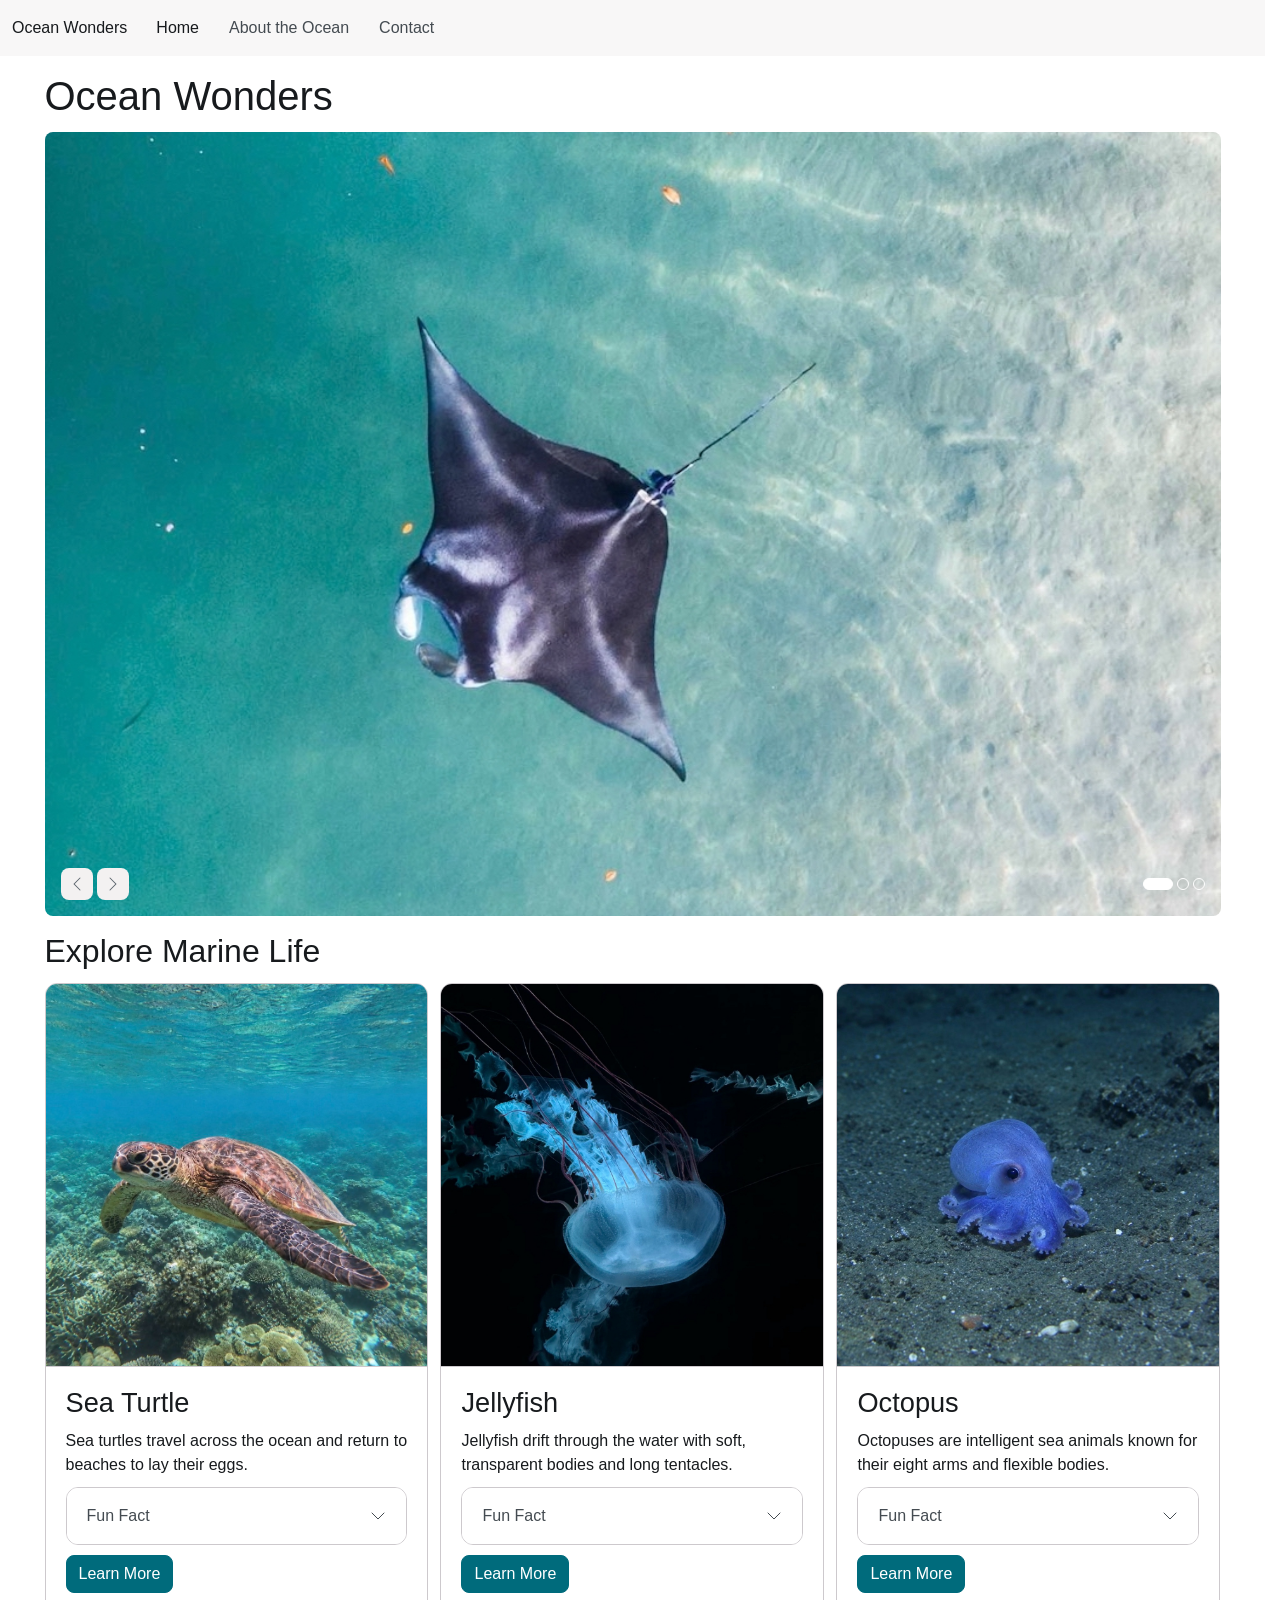
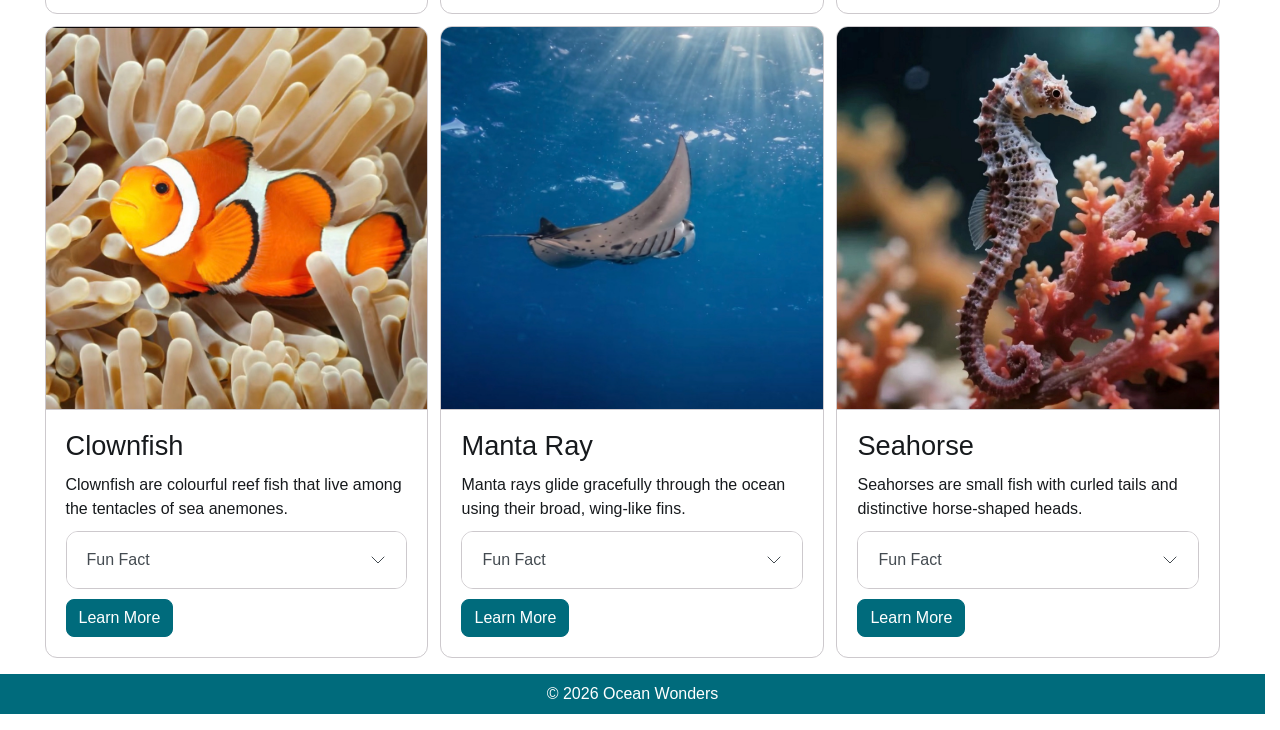
<file: index.html>
<!DOCTYPE html>
<html lang="en">
<head>
    <meta charset="UTF-8">
    <meta name="viewport" content="width=device-width, initial-scale=1.0">
    <title>Ocean Wonders-Home</title>
    <link rel="stylesheet" href="css/bootstrap.min.css">
    <link rel="stylesheet" href="css/style.css">
    <script type="module" src="js/bootstrap.bundle.min.js"></script> 
</head>
<body>
    <nav class="navbar md:navbar-expand bg-1 fg-2">
        <div class="container-fluid">
            <a class="navbar-brand" href="index.html">Ocean Wonders</a>

            <button class="btn-icon navbar-toggler"
                    type="button"
                    data-bs-toggle="drawer"
                    data-bs-target="#navbarNav"
                    aria-controls="navbarNav"
                    aria-expanded="false"
                    aria-label="Toggle navigation">
                <span class="navbar-toggler-icon" aria-hidden="true"></span>
            </button>
            <dialog class="drawer drawer-end"
                    tabindex="-1"
                    id="navbarNav"
                    aria-labelledby="navbarNavLabel">
                <div class="drawer-header">
                    <span class="drawer-title" id="navbarNavLabel">Menu</span>
                    <button type="button"
                            class="btn-close"
                            data-bs-dismiss="drawer"
                            aria-label="Close">
                    </button>
                </div>
                <div class="drawer-body">
                    <ul class="navbar-nav">

                        <li class="nav-item">
                            <a class="nav-link active"
                               aria-current="page"
                               href="index.html">Home</a>
                        </li>

                        <li class="nav-item">
                            <a class="nav-link" href="#">About the Ocean</a>
                        </li>

                        <li class="nav-item">
                            <a class="nav-link" href="contact.html">Contact</a>
                        </li>
                    </ul>
                </div>
            </dialog>
        </div>
    </nav>
    <main class="container mt-5">

        <h1 class="mb-4">Ocean Wonders</h1>
        <div id="oceanCarousel" class="carousel carousel-overlay slide">
            <div class="carousel-inner rounded-5">

                <div class="carousel-item active">
                    <img src="images/banner1.jpeg"
                         class="d-block w-100"
                         alt="A manta ray swimming above a shallow sandy seabed">
                </div>
                <div class="carousel-item">
                    <img src="images/banner2.jpeg"
                         class="d-block w-100"
                         alt="A group of penguins swimming through blue ocean water">
                </div>
                <div class="carousel-item">
                    <img src="images/banner3.jpeg"
                         class="d-block w-100"
                         alt="Sunlight shining into a deep underwater cave">
                </div>
            </div>
            <div class="carousel-overlay-controls">
                <div>
                    <button class="btn-icon btn-sm btn-subtle theme-secondary"
                            type="button"
                            data-bs-target="#oceanCarousel"
                            data-bs-slide="prev">

                        <span class="carousel-icon-prev" aria-hidden="true"></span>
                        <span class="visually-hidden">Previous</span>
                    </button>
                    <button class="btn-icon btn-sm btn-subtle theme-secondary"
                            type="button"
                            data-bs-target="#oceanCarousel"
                            data-bs-slide="next">

                        <span class="carousel-icon-next" aria-hidden="true"></span>
                        <span class="visually-hidden">Next</span>
                    </button>
                </div>
                <div class="carousel-indicators">

                    <button type="button"
                            data-bs-target="#oceanCarousel"
                            data-bs-slide-to="0"
                            class="active"
                            aria-current="true"
                            aria-label="Slide 1">
                    </button>

                    <button type="button"
                            data-bs-target="#oceanCarousel"
                            data-bs-slide-to="1"
                            aria-label="Slide 2">
                    </button>

                    <button type="button"
                            data-bs-target="#oceanCarousel"
                            data-bs-slide-to="2"
                            aria-label="Slide 3">
                    </button>
                </div>
            </div>
        </div>
        <h2 class="mt-5 mb-4">Explore Marine Life</h2>
        <div class="row g-4">
            <div class="col-12 md:col-6 lg:col-4">
                <section class="card h-100">
                    <img src="images/turtle.jpeg" class="card-img-top" alt="A sea turtle swimming above a coral reef">

                    <div class="card-body">

                        <h3 class="card-title">Sea Turtle</h3>

                        <p class="card-text">Sea turtles travel across the ocean and return to beaches to lay their eggs.</p>

                        <div class="accordion">
                            <details class="accordion-item">
                                <summary class="accordion-header">
                                    Fun Fact
                                    <svg class="accordion-icon" xmlns="http://www.w3.org/2000/svg"
                                        viewBox="0 0 16 16" fill="none" stroke="currentColor"
                                        stroke-linecap="round" stroke-linejoin="round">
                                        <path d="m2 5 6 6 6-6"/>
                                    </svg>
                                </summary>
                                <div class="accordion-body">
                                    <p>Some sea turtles travel thousands of kilometres between feeding and nesting areas.</p>
                                </div>
                            </details>
                        </div>
                        <button type="button" class="btn-solid theme-primary"
                                data-bs-toggle="dialog" data-bs-target="#turtleDialog">
                            Learn More
                        </button>
                        <dialog class="dialog" id="turtleDialog" aria-labelledby="turtleDialogTitle">
                            <div class="dialog-header">
                                <h3 class="dialog-title" id="turtleDialogTitle">Sea Turtle</h3>
                                <button type="button" class="btn-close"
                                        data-bs-dismiss="dialog" aria-label="Close"></button>
                            </div>

                            <div class="dialog-body">
                                <p>Sea turtles are marine reptiles that spend most of their lives in the ocean. Many species face threats from plastic pollution and fishing equipment.</p>
                            </div>
                            <div class="dialog-footer">
                                <button type="button" class="btn-solid theme-secondary"
                                        data-bs-dismiss="dialog">Close</button>
                            </div>
                        </dialog>
                    </div>
                </section>
            </div>

            <div class="col-12 md:col-6 lg:col-4">

            <section class="card h-100">

                <img src="images/jellyfish.jpeg" class="card-img-top"
                    alt="A blue jellyfish floating in dark ocean water">

                <div class="card-body">

                    <h3 class="card-title">Jellyfish</h3>

                    <p class="card-text">Jellyfish drift through the water with soft, transparent bodies and long tentacles.</p>

                    <div class="accordion">
                        <details class="accordion-item">
                            <summary class="accordion-header">
                                Fun Fact
                                <svg class="accordion-icon" xmlns="http://www.w3.org/2000/svg"
                                    viewBox="0 0 16 16" fill="none" stroke="currentColor"
                                    stroke-linecap="round" stroke-linejoin="round">
                                    <path d="m2 5 6 6 6-6"/>
                                </svg>
                            </summary>
                            <div class="accordion-body">
                                <p>Jellyfish have no brain or heart, but they can still respond to changes in their surroundings.</p>
                            </div>
                        </details>
                    </div>

                    <button type="button" class="btn-solid theme-primary"
                            data-bs-toggle="dialog" data-bs-target="#jellyfishDialog">
                        Learn More
                    </button>

                    <dialog class="dialog" id="jellyfishDialog" aria-labelledby="jellyfishDialogTitle">
                        <div class="dialog-header">
                            <h3 class="dialog-title" id="jellyfishDialogTitle">Jellyfish</h3>
                            <button type="button" class="btn-close"
                                    data-bs-dismiss="dialog" aria-label="Close"></button>
                        </div>

                        <div class="dialog-body">
                            <p>Jellyfish have lived in the oceans for hundreds of millions of years. Their tentacles contain specialized cells that help them capture food.</p>
                        </div>

                        <div class="dialog-footer">
                            <button type="button" class="btn-solid theme-secondary"
                                    data-bs-dismiss="dialog">Close</button>
                        </div>
                    </dialog>

                </div>
            </section>
        </div>

        <div class="col-12 md:col-6 lg:col-4">

            <section class="card h-100">

                <img src="images/octopus.jpeg" class="card-img-top"
                    alt="A small purple octopus resting on the ocean floor">

                <div class="card-body">

                    <h3 class="card-title">Octopus</h3>

                    <p class="card-text">Octopuses are intelligent sea animals known for their eight arms and flexible bodies.</p>

                    <div class="accordion">
                        <details class="accordion-item">
                            <summary class="accordion-header">
                                Fun Fact
                                <svg class="accordion-icon" xmlns="http://www.w3.org/2000/svg"
                                    viewBox="0 0 16 16" fill="none" stroke="currentColor"
                                    stroke-linecap="round" stroke-linejoin="round">
                                    <path d="m2 5 6 6 6-6"/>
                                </svg>
                            </summary>
                            <div class="accordion-body">
                                <p>Octopuses have three hearts and can change their skin colour to blend into their environment.</p>
                            </div>
                        </details>
                    </div>

                    <button type="button" class="btn-solid theme-primary"
                            data-bs-toggle="dialog" data-bs-target="#octopusDialog">
                        Learn More
                    </button>

                    <dialog class="dialog" id="octopusDialog" aria-labelledby="octopusDialogTitle">
                        <div class="dialog-header">
                            <h3 class="dialog-title" id="octopusDialogTitle">Octopus</h3>
                            <button type="button" class="btn-close"
                                    data-bs-dismiss="dialog" aria-label="Close"></button>
                        </div>

                        <div class="dialog-body">
                            <p>Octopuses can solve problems, explore objects and squeeze through surprisingly small openings. Their soft bodies help them hide from predators.</p>
                        </div>

                        <div class="dialog-footer">
                            <button type="button" class="btn-solid theme-secondary"
                                    data-bs-dismiss="dialog">Close</button>
                        </div>
                    </dialog>

                </div>
            </section>
        </div>

        <div class="col-12 md:col-6 lg:col-4">

            <section class="card h-100">

                <img src="images/clownfish.jpeg" class="card-img-top"
                    alt="An orange clownfish swimming among sea anemone tentacles">

                <div class="card-body">

                    <h3 class="card-title">Clownfish</h3>

                    <p class="card-text">Clownfish are colourful reef fish that live among the tentacles of sea anemones.</p>

                    <div class="accordion">
                        <details class="accordion-item">
                            <summary class="accordion-header">
                                Fun Fact
                                <svg class="accordion-icon" xmlns="http://www.w3.org/2000/svg"
                                    viewBox="0 0 16 16" fill="none" stroke="currentColor"
                                    stroke-linecap="round" stroke-linejoin="round">
                                    <path d="m2 5 6 6 6-6"/>
                                </svg>
                            </summary>
                            <div class="accordion-body">
                                <p>A protective mucus coating helps clownfish live safely among the stinging tentacles of their host anemones.</p>
                            </div>
                        </details>
                    </div>

                    <button type="button" class="btn-solid theme-primary"
                            data-bs-toggle="dialog" data-bs-target="#clownfishDialog">
                        Learn More
                    </button>

                    <dialog class="dialog" id="clownfishDialog" aria-labelledby="clownfishDialogTitle">
                        <div class="dialog-header">
                            <h3 class="dialog-title" id="clownfishDialogTitle">Clownfish</h3>
                            <button type="button" class="btn-close"
                                    data-bs-dismiss="dialog" aria-label="Close"></button>
                        </div>

                        <div class="dialog-body">
                            <p>Clownfish and sea anemones have a close relationship. The anemone offers shelter, while the clownfish can help keep its host clean.</p>
                        </div>

                        <div class="dialog-footer">
                            <button type="button" class="btn-solid theme-secondary"
                                    data-bs-dismiss="dialog">Close</button>
                        </div>
                    </dialog>

                </div>
            </section>
        </div>

        <div class="col-12 md:col-6 lg:col-4">

            <section class="card h-100">

                <img src="images/manta-ray.jpeg" class="card-img-top"
                    alt="A manta ray gliding through clear blue ocean water">

                <div class="card-body">

                    <h3 class="card-title">Manta Ray</h3>

                    <p class="card-text">Manta rays glide gracefully through the ocean using their broad, wing-like fins.</p>

                    <div class="accordion">
                        <details class="accordion-item">
                            <summary class="accordion-header">
                                Fun Fact
                                <svg class="accordion-icon" xmlns="http://www.w3.org/2000/svg"
                                    viewBox="0 0 16 16" fill="none" stroke="currentColor"
                                    stroke-linecap="round" stroke-linejoin="round">
                                    <path d="m2 5 6 6 6-6"/>
                                </svg>
                            </summary>
                            <div class="accordion-body">
                                <p>Despite their large size, manta rays feed mainly on tiny organisms called plankton.</p>
                            </div>
                        </details>
                    </div>

                    <button type="button" class="btn-solid theme-primary"
                            data-bs-toggle="dialog" data-bs-target="#mantaDialog">
                        Learn More
                    </button>

                    <dialog class="dialog" id="mantaDialog" aria-labelledby="mantaDialogTitle">
                        <div class="dialog-header">
                            <h3 class="dialog-title" id="mantaDialogTitle">Manta Ray</h3>
                            <button type="button" class="btn-close"
                                    data-bs-dismiss="dialog" aria-label="Close"></button>
                        </div>

                        <div class="dialog-body">
                            <p>Manta rays are large, gentle fish. They swim with their mouths open to filter plankton from seawater and are often seen near coral reefs.</p>
                        </div>

                        <div class="dialog-footer">
                            <button type="button" class="btn-solid theme-secondary"
                                    data-bs-dismiss="dialog">Close</button>
                        </div>
                    </dialog>

                </div>
            </section>
        </div>

        <div class="col-12 md:col-6 lg:col-4">

            <section class="card h-100">

                <img src="images/seahorse.jpeg" class="card-img-top"
                    alt="A seahorse resting beside pink coral underwater">

                <div class="card-body">

                    <h3 class="card-title">Seahorse</h3>

                    <p class="card-text">Seahorses are small fish with curled tails and distinctive horse-shaped heads.</p>

                    <div class="accordion">
                        <details class="accordion-item">
                            <summary class="accordion-header">
                                Fun Fact
                                <svg class="accordion-icon" xmlns="http://www.w3.org/2000/svg"
                                    viewBox="0 0 16 16" fill="none" stroke="currentColor"
                                    stroke-linecap="round" stroke-linejoin="round">
                                    <path d="m2 5 6 6 6-6"/>
                                </svg>
                            </summary>
                            <div class="accordion-body">
                                <p>Male seahorses carry developing eggs in a special pouch until the young are ready to be born.</p>
                            </div>
                        </details>
                    </div>

                    <button type="button" class="btn-solid theme-primary"
                            data-bs-toggle="dialog" data-bs-target="#seahorseDialog">
                        Learn More
                    </button>

                    <dialog class="dialog" id="seahorseDialog" aria-labelledby="seahorseDialogTitle">
                        <div class="dialog-header">
                            <h3 class="dialog-title" id="seahorseDialogTitle">Seahorse</h3>
                            <button type="button" class="btn-close"
                                    data-bs-dismiss="dialog" aria-label="Close"></button>
                        </div>

                        <div class="dialog-body">
                            <p>Seahorses use their curled tails to hold onto seagrass and coral. Their upright swimming position makes them different from most other fish.</p>
                        </div>

                        <div class="dialog-footer">
                            <button type="button" class="btn-solid theme-secondary"
                                    data-bs-dismiss="dialog">Close</button>
                        </div>
                    </dialog>
                </div>
            </section>
        </div>
        </div>

        
    </main>
    <footer class="container-fluid mt-5 ocean-footer">
        <p class="p-3 d-flex justify-content-center">
            © 2026 Ocean Wonders
        </p>
    </footer>

</body>
</html>
</file>
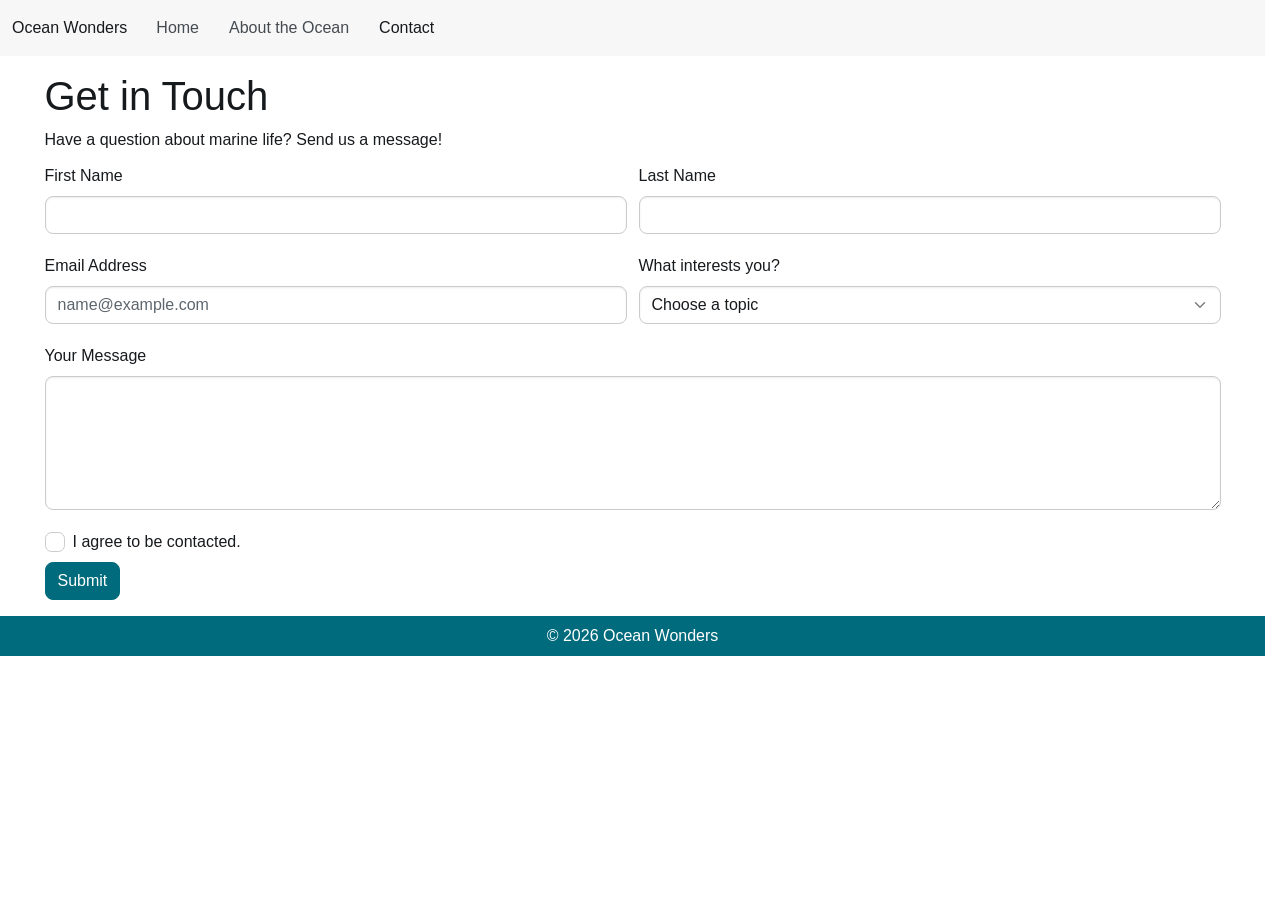
<file: contact.html>
<!DOCTYPE html>
<html lang="en">
<head>
    <meta charset="UTF-8">
    <meta name="viewport" content="width=device-width, initial-scale=1.0">
    <title>Ocean Wonders - Contact</title>
    <link rel="stylesheet" href="css/bootstrap.min.css">
    <link rel="stylesheet" href="css/style.css">
    <script type="module" src="js/bootstrap.bundle.min.js"></script>    
</head>
<body>
    <nav class="navbar md:navbar-expand bg-1 fg-2">
        <div class="container-fluid">
            <a class="navbar-brand" href="index.html">Ocean Wonders</a>

            <button class="btn-icon navbar-toggler"
                    type="button"
                    data-bs-toggle="drawer"
                    data-bs-target="#navbarNav"
                    aria-controls="navbarNav"
                    aria-expanded="false"
                    aria-label="Toggle navigation">
                <span class="navbar-toggler-icon" aria-hidden="true"></span>
            </button>
            <dialog class="drawer drawer-end"
                    tabindex="-1"
                    id="navbarNav"
                    aria-labelledby="navbarNavLabel">
                <div class="drawer-header">
                    <span class="drawer-title" id="navbarNavLabel">Menu</span>
                    <button type="button"
                            class="btn-close"
                            data-bs-dismiss="drawer"
                            aria-label="Close">
                    </button>
                </div>
                <div class="drawer-body">
                    <ul class="navbar-nav">

                        <li class="nav-item">
                            <a class="nav-link"
                               aria-current="page"
                               href="index.html">Home</a>
                        </li>

                        <li class="nav-item">
                            <a class="nav-link" href="#">About the Ocean</a>
                        </li>

                        <li class="nav-item">
                            <a class="nav-link active" href="contact.html">Contact</a>
                        </li>
                    </ul>
                </div>
            </dialog>
        </div>
    </nav>

    <main class="container mt-5">

        <h1 class="mb-3">Get in Touch</h1>

        <p class="mb-4">
            Have a question about marine life?
            Send us a message!
        </p>

        <form>
            <div class="row g-4">

                <div class="col-12 md:col-6">
                    <div class="mb-3 form-field">
                        <label for="firstName" class="form-label">First Name</label>
                        <input type="text" class="form-control"
                            id="firstName" name="firstName" required>
                    </div>
                </div>

                <div class="col-12 md:col-6">
                    <div class="mb-3 form-field">
                        <label for="lastName" class="form-label">Last Name</label>
                        <input type="text" class="form-control"
                            id="lastName" name="lastName" required>
                    </div>
                </div>

                <div class="col-12 md:col-6">
                    <div class="mb-3 form-field">
                        <label for="email" class="form-label">Email Address</label>
                        <input type="email" class="form-control"
                            id="email" name="email" placeholder="name@example.com" required>
                    </div>
                </div>

                <div class="col-12 md:col-6">
                    <div class="mb-3 form-field">
                        <label for="topic" class="form-label">What interests you?</label>
                        <select class="form-control" id="topic" name="topic" required>
                            <option value="">Choose a topic</option>
                            <option value="marine-life">Marine Life</option>
                            <option value="coral-reefs">Coral Reefs</option>
                            <option value="conservation">Ocean Conservation</option>
                        </select>
                    </div>
                </div>

                <div class="col-12">
                    <div class="mb-3 form-field">
                        <label for="message" class="form-label">Your Message</label>
                        <textarea class="form-control" id="message"
                                name="message" rows="5" required></textarea>
                    </div>
                </div>

                <div class="col-12">
                    <div class="mb-3 form-field">
                        <input type="checkbox" class="check"
                            id="consent" name="consent" required>
                        <label for="consent">I agree to be contacted.</label>
                    </div>
                </div>

            </div>

            <button type="submit" class="btn-solid theme-primary">
                Submit
            </button>

        </form>

    </main>
    <footer class="container-fluid mt-5 ocean-footer">
        <p class="p-3 d-flex justify-content-center">
            © 2026 Ocean Wonders
        </p>
    </footer>

    
</body>
</html>
</file>
<file: css/style.css>
:root {
    --bs-primary-base: #006B7C;
    --bs-primary-bg: #006B7C;
    --bs-primary-contrast: #FFFFFF;
}

.btn-solid.theme-primary {
    --bs-theme-bg: var(--bs-primary-bg);
    --bs-theme-contrast: var(--bs-primary-contrast);
}

.ocean-footer {
    background-color: #006B7C;
    color: #FFFFFF;
}
</file>
